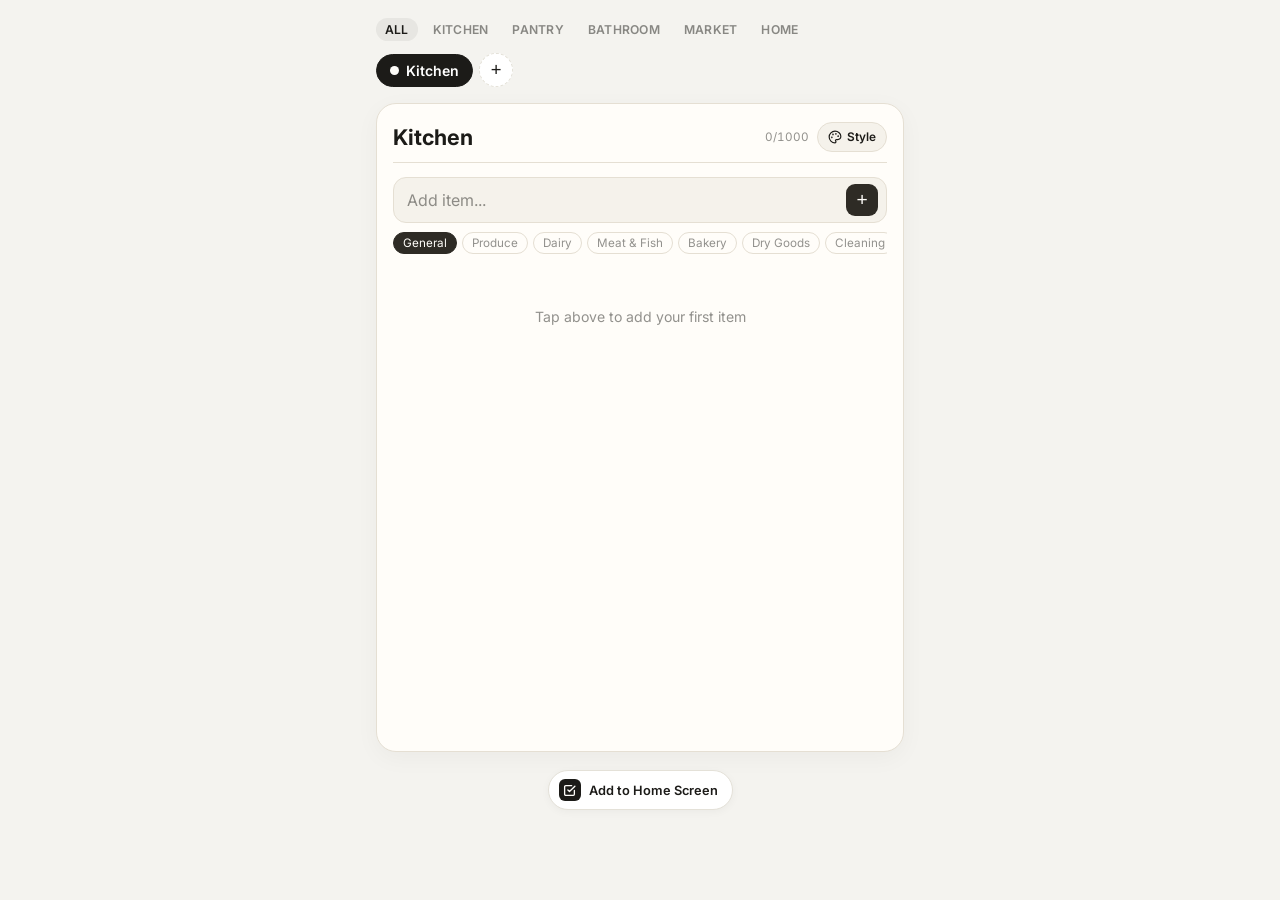
<file: index.html>
<!DOCTYPE html>
<html lang="en">
<head>
  <meta charset="UTF-8" />
  <meta name="viewport" content="width=device-width, initial-scale=1.0, maximum-scale=1.0, user-scalable=no" />
  <meta name="theme-color" content="#F4F3EF" />
  <meta name="apple-mobile-web-app-capable" content="yes" />
  <meta name="apple-mobile-web-app-status-bar-style" content="default" />
  <meta name="apple-mobile-web-app-title" content="Note" />
  <title>Note — ThingsYouNeed</title>
  <link rel="icon" type="image/svg+xml" href="./icon.svg" />
  <link rel="apple-touch-icon" href="./apple-touch-icon.png" />
  <link rel="manifest" href="./manifest.json" />
  <!-- Google Fonts for Customizable List Styles -->
  <link rel="preconnect" href="https://fonts.googleapis.com" />
  <link rel="preconnect" href="https://fonts.gstatic.com" crossorigin />
  <link href="https://fonts.googleapis.com/css2?family=Caveat:wght@500;600;700&family=Inter:wght@400;500;600;700&family=JetBrains+Mono:wght@400;500;600&family=Newsreader:opsz,wght@6..72,400;6..72,500;6..72,600&family=Plus+Jakarta+Sans:wght@400;500;600;700&display=swap" rel="stylesheet" />
  <link rel="stylesheet" href="./css/styles.css" />
</head>
<body>
  <div id="app"></div>
  <script src="./js/bundle.js"></script>
  <script>
    if ('serviceWorker' in navigator && (location.protocol === 'https:' || location.hostname === 'localhost')) {
      window.addEventListener('load', () => {
        navigator.serviceWorker.register('./sw.js').catch(() => {});
      });
    }
  </script>
</body>
</html>
</file>
<file: css/styles.css>
:root {
  --shell-bg: #F4F3EF;
  --shell-card: #FFFFFF;
  --shell-text: #1C1B18;
  --shell-muted: rgba(28, 27, 24, 0.5);
  --shell-border: #E4E1D8;
  --shell-hover: rgba(28, 27, 24, 0.06);
  --shell-font: 'Inter', -apple-system, BlinkMacSystemFont, sans-serif;
}

* {
  box-sizing: border-box;
  margin: 0;
  padding: 0;
  -webkit-tap-highlight-color: transparent;
}

html, body {
  min-height: 100%;
  background: var(--shell-bg);
  color: var(--shell-text);
  font-family: var(--shell-font);
  font-size: 16px;
  line-height: 1.45;
  -webkit-font-smoothing: antialiased;
}

/* ==========================================================================
   MINIMALIST USER NOTE INTERFACE (Zero Clutter)
   ========================================================================== */

.note-shell {
  max-width: 560px;
  margin: 0 auto;
  min-height: 100dvh;
  padding: 18px 16px 90px;
  display: flex;
  flex-direction: column;
  gap: 14px;
}

/* Subtle top category filter + list tabs (Always neutral app shell) */
.top-nav {
  display: flex;
  flex-direction: column;
  gap: 8px;
}

.category-bar {
  display: flex;
  align-items: center;
  gap: 6px;
  overflow-x: auto;
  scrollbar-width: none;
  padding-bottom: 2px;
}
.category-bar::-webkit-scrollbar {
  display: none;
}

.cat-chip {
  border: none;
  background: transparent;
  color: var(--shell-muted);
  font-family: var(--shell-font);
  font-size: 0.76rem;
  font-weight: 600;
  letter-spacing: 0.02em;
  text-transform: uppercase;
  padding: 4px 9px;
  border-radius: 999px;
  cursor: pointer;
  white-space: nowrap;
  transition: all 0.15s ease;
}

.cat-chip.active {
  background: var(--shell-hover);
  color: var(--shell-text);
}

.lists-row {
  display: flex;
  align-items: center;
  justify-content: space-between;
  gap: 8px;
}

.list-tabs {
  display: flex;
  align-items: center;
  gap: 6px;
  overflow-x: auto;
  scrollbar-width: none;
  flex: 1;
  padding: 2px 0;
}
.list-tabs::-webkit-scrollbar {
  display: none;
}

.list-tab {
  border: 1px solid var(--shell-border);
  background: var(--shell-card);
  color: var(--shell-text);
  opacity: 0.78;
  font-family: var(--shell-font);
  font-size: 0.88rem;
  font-weight: 500;
  padding: 7px 13px;
  border-radius: 999px;
  cursor: pointer;
  white-space: nowrap;
  transition: all 0.16s ease;
  display: inline-flex;
  align-items: center;
  gap: 7px;
}

.tab-theme-dot {
  width: 9px;
  height: 9px;
  border-radius: 50%;
  border: 1px solid rgba(0, 0, 0, 0.18);
  flex-shrink: 0;
}

.list-tab.active {
  opacity: 1;
  background: #1C1B18;
  color: #FFFFFF;
  border-color: #1C1B18;
  font-weight: 600;
}

.list-tab.active .tab-theme-dot {
  border-color: rgba(255, 255, 255, 0.6);
}

.list-tab-add {
  width: 34px;
  height: 34px;
  border-radius: 50%;
  border: 1px dashed var(--shell-border);
  background: var(--shell-card);
  color: var(--shell-text);
  font-size: 1.15rem;
  display: inline-flex;
  align-items: center;
  justify-content: center;
  cursor: pointer;
  flex-shrink: 0;
}

/* ==========================================================================
   SCOPED INDIVIDUAL LIST SHEET (Each list has its own independent style!)
   ========================================================================== */
.note-sheet {
  --list-bg: #FFFDF9;
  --list-surface: #F5F2EB;
  --list-text: #1C1B18;
  --list-accent: #2E2B25;
  --list-border: #E5DFD3;
  --list-font: 'Inter', -apple-system, BlinkMacSystemFont, sans-serif;
  --list-font-scale: 1rem;
  --list-muted: rgba(28, 27, 24, 0.48);
  --list-hover: rgba(28, 27, 24, 0.06);

  background: var(--list-bg);
  color: var(--list-text);
  font-family: var(--list-font);
  border: 1px solid var(--list-border);
  border-radius: 20px;
  padding: 18px 16px 22px;
  box-shadow: 0 6px 24px rgba(0, 0, 0, 0.04);
  display: flex;
  flex-direction: column;
  gap: 14px;
  flex: 1;
  transition: background-color 0.2s ease, color 0.2s ease, border-color 0.2s ease;
}

.note-sheet[data-list-dark="true"] {
  --list-muted: rgba(243, 244, 246, 0.5);
  --list-hover: rgba(255, 255, 255, 0.08);
}

.note-header {
  display: flex;
  align-items: center;
  justify-content: space-between;
  gap: 10px;
  padding-bottom: 10px;
  border-bottom: 1px solid var(--list-border);
}

.note-title-input {
  border: none;
  background: transparent;
  color: var(--list-text);
  font-family: var(--list-font);
  font-size: 1.35rem;
  font-weight: 700;
  width: 100%;
  outline: none;
  padding: 2px 0;
}

.note-header-actions {
  display: flex;
  align-items: center;
  gap: 8px;
  flex-shrink: 0;
}

.note-counter {
  font-family: var(--shell-font);
  font-size: 0.73rem;
  color: var(--list-muted);
  white-space: nowrap;
  font-variant-numeric: tabular-nums;
}

/* Per-list customization trigger button inside the list header */
.list-style-btn {
  height: 30px;
  padding: 0 10px;
  border-radius: 999px;
  border: 1px solid var(--list-border);
  background: var(--list-surface);
  color: var(--list-text);
  font-family: var(--shell-font);
  font-size: 0.74rem;
  font-weight: 600;
  display: inline-flex;
  align-items: center;
  gap: 5px;
  cursor: pointer;
  transition: all 0.15s ease;
}

.list-style-btn.active {
  background: var(--list-accent);
  color: var(--list-bg);
  border-color: var(--list-accent);
}

/* Inline Per-List Customization Drawer (Inside the Active List Sheet) */
.list-style-panel {
  background: var(--list-surface);
  border: 1px solid var(--list-border);
  border-radius: 14px;
  padding: 14px;
  display: flex;
  flex-direction: column;
  gap: 13px;
  font-family: var(--shell-font);
  animation: fadeDown 0.16s ease;
}

@keyframes fadeDown {
  from { opacity: 0; transform: translateY(-4px); }
  to { opacity: 1; transform: translateY(0); }
}

.sheet-row {
  display: flex;
  flex-direction: column;
  gap: 7px;
}

.sheet-label {
  font-size: 0.71rem;
  font-weight: 600;
  text-transform: uppercase;
  letter-spacing: 0.04em;
  color: var(--list-muted);
}

.color-swatches {
  display: flex;
  align-items: center;
  gap: 8px;
  flex-wrap: wrap;
}

.color-dot {
  width: 28px;
  height: 28px;
  border-radius: 50%;
  border: 2px solid rgba(128, 128, 128, 0.28);
  cursor: pointer;
  transition: transform 0.15s ease;
}

.color-dot.active {
  transform: scale(1.14);
  border-color: var(--list-text);
  box-shadow: 0 0 0 2px var(--list-bg), 0 0 0 3.5px var(--list-text);
}

.font-options {
  display: flex;
  align-items: center;
  gap: 6px;
  flex-wrap: wrap;
}

.font-btn {
  border: 1px solid var(--list-border);
  background: var(--list-bg);
  color: var(--list-text);
  padding: 6px 11px;
  border-radius: 9px;
  font-size: 0.82rem;
  cursor: pointer;
  text-align: center;
}

.font-btn.active {
  background: var(--list-accent);
  color: var(--list-bg);
  border-color: var(--list-accent);
}

.sheet-actions {
  display: flex;
  align-items: center;
  justify-content: space-between;
  padding-top: 8px;
  border-top: 1px solid var(--list-border);
}

.btn-danger-text {
  border: none;
  background: transparent;
  color: #D93838;
  font-size: 0.8rem;
  font-weight: 600;
  cursor: pointer;
  padding: 4px 6px;
}

.btn-primary-pill {
  border: none;
  background: var(--list-accent);
  color: var(--list-bg);
  padding: 6px 15px;
  border-radius: 999px;
  font-size: 0.8rem;
  font-weight: 600;
  cursor: pointer;
}

/* Quick-Add Item Bar */
.add-item-bar {
  display: flex;
  flex-direction: column;
  gap: 8px;
}

.add-input-wrap {
  display: flex;
  align-items: center;
  gap: 8px;
  background: var(--list-surface);
  border: 1px solid var(--list-border);
  border-radius: 13px;
  padding: 6px 8px 6px 13px;
}

.add-item-input {
  border: none;
  background: transparent;
  color: var(--list-text);
  font-family: var(--list-font);
  font-size: var(--list-font-scale);
  width: 100%;
  outline: none;
  padding: 5px 0;
}

.add-item-input::placeholder {
  color: var(--list-muted);
}

.add-submit-btn {
  width: 32px;
  height: 32px;
  border-radius: 9px;
  border: none;
  background: var(--list-accent);
  color: var(--list-bg);
  font-size: 1.2rem;
  font-weight: 500;
  display: inline-flex;
  align-items: center;
  justify-content: center;
  cursor: pointer;
  flex-shrink: 0;
}

.duplicate-warning {
  display: inline-flex;
  align-items: center;
  gap: 6px;
  align-self: flex-start;
  background: #FEF2F2;
  color: #B91C1C;
  border: 1px solid #FECACA;
  font-family: var(--shell-font);
  font-size: 0.76rem;
  font-weight: 600;
  padding: 4px 11px;
  border-radius: 8px;
  animation: fadeDown 0.15s ease;
}

.check-row.duplicate-flash {
  background: var(--list-hover);
  border-radius: 8px;
}

/* Subtle section selector pills when typing/adding */
.section-pills {
  display: flex;
  align-items: center;
  gap: 5px;
  overflow-x: auto;
  scrollbar-width: none;
  padding: 1px 0;
}
.section-pills::-webkit-scrollbar {
  display: none;
}

.sec-pill {
  border: 1px solid var(--list-border);
  background: transparent;
  color: var(--list-muted);
  font-family: var(--shell-font);
  font-size: 0.73rem;
  padding: 3px 9px;
  border-radius: 999px;
  cursor: pointer;
  white-space: nowrap;
  transition: all 0.14s ease;
}

.sec-pill.active {
  background: var(--list-accent);
  color: var(--list-bg);
  border-color: var(--list-accent);
}

/* Checklist Groups & Items */
.items-container {
  display: flex;
  flex-direction: column;
  gap: 14px;
}

.item-group {
  display: flex;
  flex-direction: column;
  gap: 2px;
}

.group-title {
  font-family: var(--shell-font);
  font-size: 0.71rem;
  font-weight: 700;
  text-transform: uppercase;
  letter-spacing: 0.05em;
  color: var(--list-muted);
  padding: 6px 4px 4px;
}

.check-row {
  display: flex;
  align-items: center;
  gap: 11px;
  padding: 9px 6px;
  border-bottom: 1px solid rgba(128, 128, 128, 0.12);
  transition: opacity 0.18s ease;
}

.check-row:last-child {
  border-bottom: none;
}

/* Custom Tactile Checkbox */
.check-box {
  width: 22px;
  height: 22px;
  border-radius: 7px;
  border: 1.8px solid var(--list-accent);
  background: transparent;
  display: inline-flex;
  align-items: center;
  justify-content: center;
  cursor: pointer;
  flex-shrink: 0;
  transition: all 0.16s ease;
}

.check-row.checked .check-box {
  background: var(--list-accent);
  border-color: var(--list-accent);
  opacity: 0.65;
}

.check-box svg {
  width: 13px;
  height: 13px;
  stroke: var(--list-bg);
  stroke-width: 2.6;
  fill: none;
  opacity: 0;
  transform: scale(0.7);
  transition: all 0.15s ease;
}

.check-row.checked .check-box svg {
  opacity: 1;
  transform: scale(1);
}

.item-label {
  flex: 1;
  font-family: var(--list-font);
  font-size: var(--list-font-scale);
  color: var(--list-text);
  word-break: break-word;
  cursor: pointer;
  user-select: none;
  transition: color 0.18s ease;
}

/* Strikethrough when checked */
.check-row.checked .item-label {
  text-decoration: line-through;
  text-decoration-thickness: 1.6px;
  color: var(--list-muted);
}

/* Subtle hourglass icon & 3-day auto-delete info box */
.hourglass-btn {
  border: none;
  background: var(--list-hover);
  color: var(--list-muted);
  width: 26px;
  height: 26px;
  border-radius: 7px;
  display: inline-flex;
  align-items: center;
  justify-content: center;
  cursor: pointer;
  flex-shrink: 0;
  transition: all 0.15s ease;
}

.hourglass-btn:hover,
.hourglass-btn.active {
  background: var(--list-accent);
  color: var(--list-bg);
}

.expiry-info-box {
  margin: 2px 6px 8px 34px;
  padding: 9px 12px;
  border-radius: 10px;
  background: var(--list-surface);
  border: 1px solid var(--list-border);
  font-family: var(--shell-font);
  font-size: 0.76rem;
  color: var(--list-text);
  display: flex;
  flex-direction: column;
  gap: 3px;
  animation: fadeDown 0.15s ease;
}

.expiry-info-box .rem-time {
  font-weight: 600;
  color: var(--list-accent);
}

.item-del-btn {
  border: none;
  background: transparent;
  color: var(--list-muted);
  font-size: 1.05rem;
  width: 24px;
  height: 24px;
  border-radius: 6px;
  cursor: pointer;
  opacity: 0.45;
  display: inline-flex;
  align-items: center;
  justify-content: center;
}
.item-del-btn:hover {
  opacity: 1;
}

.empty-note {
  text-align: center;
  padding: 38px 16px;
  color: var(--list-muted);
  font-size: 0.88rem;
}

/* Add to Home Screen (Ana Ekrana Ekle) Bottom Bar */
.a2hs-footer {
  display: flex;
  justify-content: center;
  padding-top: 4px;
}

.a2hs-btn {
  border: 1px solid var(--shell-border);
  background: var(--shell-card);
  color: var(--shell-text);
  font-family: var(--shell-font);
  font-size: 0.8rem;
  font-weight: 600;
  padding: 8px 14px 8px 10px;
  border-radius: 999px;
  display: inline-flex;
  align-items: center;
  gap: 8px;
  cursor: pointer;
  box-shadow: 0 2px 8px rgba(0, 0, 0, 0.04);
  transition: transform 0.15s ease, box-shadow 0.15s ease;
}

.a2hs-btn:active {
  transform: scale(0.96);
}

.a2hs-app-icon {
  width: 22px;
  height: 22px;
  border-radius: 6px;
  background: #1C1B18;
  color: #FFFDF9;
  display: inline-flex;
  align-items: center;
  justify-content: center;
  flex-shrink: 0;
}

.a2hs-steps {
  display: flex;
  flex-direction: column;
  gap: 10px;
  background: #F9FAFB;
  border: 1px solid #E5E7EB;
  border-radius: 14px;
  padding: 14px;
  font-size: 0.85rem;
  color: #1F2937;
}

.a2hs-step-row {
  display: flex;
  align-items: center;
  gap: 10px;
}

.a2hs-step-icon {
  width: 30px;
  height: 30px;
  border-radius: 8px;
  background: #FFFFFF;
  border: 1px solid #E5E7EB;
  display: inline-flex;
  align-items: center;
  justify-content: center;
  flex-shrink: 0;
  color: #111827;
}

/* Undo Delete Floating Toast Bar */
.undo-toast {
  position: fixed;
  bottom: 58px;
  left: 50%;
  transform: translateX(-50%);
  z-index: 180;
  background: #1C1B18;
  color: #FFFFFF;
  font-family: var(--shell-font);
  font-size: 0.83rem;
  padding: 9px 12px 9px 15px;
  border-radius: 999px;
  display: inline-flex;
  align-items: center;
  gap: 12px;
  box-shadow: 0 8px 24px rgba(0, 0, 0, 0.22);
  white-space: nowrap;
  max-width: calc(100vw - 32px);
  animation: fadeDown 0.16s ease;
}

.undo-toast-text {
  overflow: hidden;
  text-overflow: ellipsis;
  max-width: 200px;
}

.undo-btn {
  border: none;
  background: #FFFFFF;
  color: #1C1B18;
  font-family: var(--shell-font);
  font-size: 0.78rem;
  font-weight: 700;
  padding: 5px 12px;
  border-radius: 999px;
  cursor: pointer;
  display: inline-flex;
  align-items: center;
  gap: 4px;
  flex-shrink: 0;
}

.undo-btn:active {
  transform: scale(0.95);
}

/* New List Modal */
.modal-backdrop {
  position: fixed;
  inset: 0;
  background: rgba(0, 0, 0, 0.35);
  backdrop-filter: blur(3px);
  display: flex;
  align-items: flex-end;
  justify-content: center;
  z-index: 200;
  padding: 12px;
}

.style-sheet {
  width: 100%;
  max-width: 480px;
  background: #FFFFFF;
  color: #1C1B18;
  border: 1px solid #E4E1D8;
  border-radius: 22px;
  padding: 20px;
  display: flex;
  flex-direction: column;
  gap: 15px;
  box-shadow: 0 16px 40px rgba(0, 0, 0, 0.18);
  font-family: var(--shell-font);
}

/* Status Screens (Inactive / Invalid NFC) */
.status-center {
  min-height: 85dvh;
  display: flex;
  flex-direction: column;
  align-items: center;
  justify-content: center;
  text-align: center;
  padding: 24px;
  gap: 10px;
}

/* ==========================================================================
   ADMIN PANEL (Zero-Knowledge 1,000 User Link Manager)
   ========================================================================== */

.admin-wrapper {
  background: #F4F5F7;
  color: #111827;
  min-height: 100dvh;
  font-family: 'Inter', -apple-system, sans-serif;
  padding: 24px 20px 60px;
}

.admin-container {
  max-width: 1220px;
  margin: 0 auto;
  display: flex;
  flex-direction: column;
  gap: 20px;
}

.admin-topbar {
  background: #FFFFFF;
  border: 1px solid #E5E7EB;
  border-radius: 16px;
  padding: 18px 22px;
  display: flex;
  align-items: center;
  justify-content: space-between;
  flex-wrap: wrap;
  gap: 14px;
}

.admin-brand h1 {
  font-size: 1.2rem;
  font-weight: 700;
  color: #111827;
}

.admin-brand p {
  font-size: 0.82rem;
  color: #6B7280;
  margin-top: 2px;
}

.privacy-badge {
  display: inline-flex;
  align-items: center;
  gap: 6px;
  background: #ECFDF5;
  color: #065F46;
  border: 1px solid #A7F3D0;
  padding: 6px 12px;
  border-radius: 999px;
  font-size: 0.76rem;
  font-weight: 600;
}

.admin-stats-grid {
  display: grid;
  grid-template-columns: repeat(auto-fit, minmax(190px, 1fr));
  gap: 12px;
}

.stat-card {
  background: #FFFFFF;
  border: 1px solid #E5E7EB;
  border-radius: 14px;
  padding: 16px 18px;
}

.stat-card .label {
  font-size: 0.76rem;
  color: #6B7280;
  font-weight: 600;
  text-transform: uppercase;
}

.stat-card .val {
  font-size: 1.65rem;
  font-weight: 700;
  color: #111827;
  margin-top: 4px;
  font-variant-numeric: tabular-nums;
}

.admin-toolbar {
  background: #FFFFFF;
  border: 1px solid #E5E7EB;
  border-radius: 14px;
  padding: 14px 18px;
  display: flex;
  align-items: center;
  justify-content: space-between;
  flex-wrap: wrap;
  gap: 12px;
}

.admin-search {
  flex: 1;
  min-width: 240px;
  border: 1px solid #D1D5DB;
  border-radius: 10px;
  padding: 9px 13px;
  font-size: 0.88rem;
  outline: none;
}

.admin-btn {
  border: 1px solid #D1D5DB;
  background: #FFFFFF;
  color: #1F2937;
  padding: 8px 13px;
  border-radius: 9px;
  font-size: 0.82rem;
  font-weight: 600;
  cursor: pointer;
  display: inline-flex;
  align-items: center;
  gap: 6px;
}

.admin-btn.primary {
  background: #111827;
  color: #FFFFFF;
  border-color: #111827;
}

.admin-btn.danger {
  color: #DC2626;
  border-color: #FECACA;
  background: #FEF2F2;
}

.admin-table-wrap {
  background: #FFFFFF;
  border: 1px solid #E5E7EB;
  border-radius: 16px;
  overflow-x: auto;
}

.admin-table {
  width: 100%;
  border-collapse: collapse;
  font-size: 0.84rem;
}

.admin-table th {
  background: #F9FAFB;
  color: #4B5563;
  font-weight: 600;
  text-align: left;
  padding: 12px 14px;
  border-bottom: 1px solid #E5E7EB;
  white-space: nowrap;
}

.admin-table td {
  padding: 10px 14px;
  border-bottom: 1px solid #F3F4F6;
  vertical-align: middle;
}

.token-code {
  font-family: 'JetBrains Mono', monospace;
  font-size: 0.8rem;
  background: #F3F4F6;
  padding: 3px 7px;
  border-radius: 6px;
  color: #111827;
}

.status-pill {
  display: inline-flex;
  align-items: center;
  gap: 5px;
  padding: 3px 9px;
  border-radius: 999px;
  font-size: 0.74rem;
  font-weight: 600;
}

.status-pill.active {
  background: #DEF7EC;
  color: #03543F;
}

.status-pill.passive {
  background: #FDE8E8;
  color: #9B1C1C;
}

.note-inline-input {
  border: 1px solid transparent;
  background: #F9FAFB;
  padding: 5px 8px;
  border-radius: 7px;
  font-size: 0.82rem;
  width: 170px;
}

.note-inline-input:focus {
  border-color: #9CA3AF;
  background: #FFFFFF;
  outline: none;
}

/* Preview Quick-Switcher Pill (Only shown when testing locally or via preview bar) */
.preview-dock {
  position: fixed;
  bottom: 12px;
  right: 12px;
  z-index: 150;
  display: flex;
  align-items: center;
  gap: 6px;
  background: rgba(24, 24, 27, 0.86);
  color: #fff;
  padding: 6px 11px;
  border-radius: 999px;
  font-family: 'Inter', sans-serif;
  font-size: 0.73rem;
  backdrop-filter: blur(8px);
  box-shadow: 0 4px 14px rgba(0,0,0,0.2);
}

.preview-dock button, .preview-dock select {
  background: rgba(255,255,255,0.14);
  color: #fff;
  border: none;
  border-radius: 999px;
  padding: 3px 9px;
  font-size: 0.72rem;
  cursor: pointer;
}
</file>
